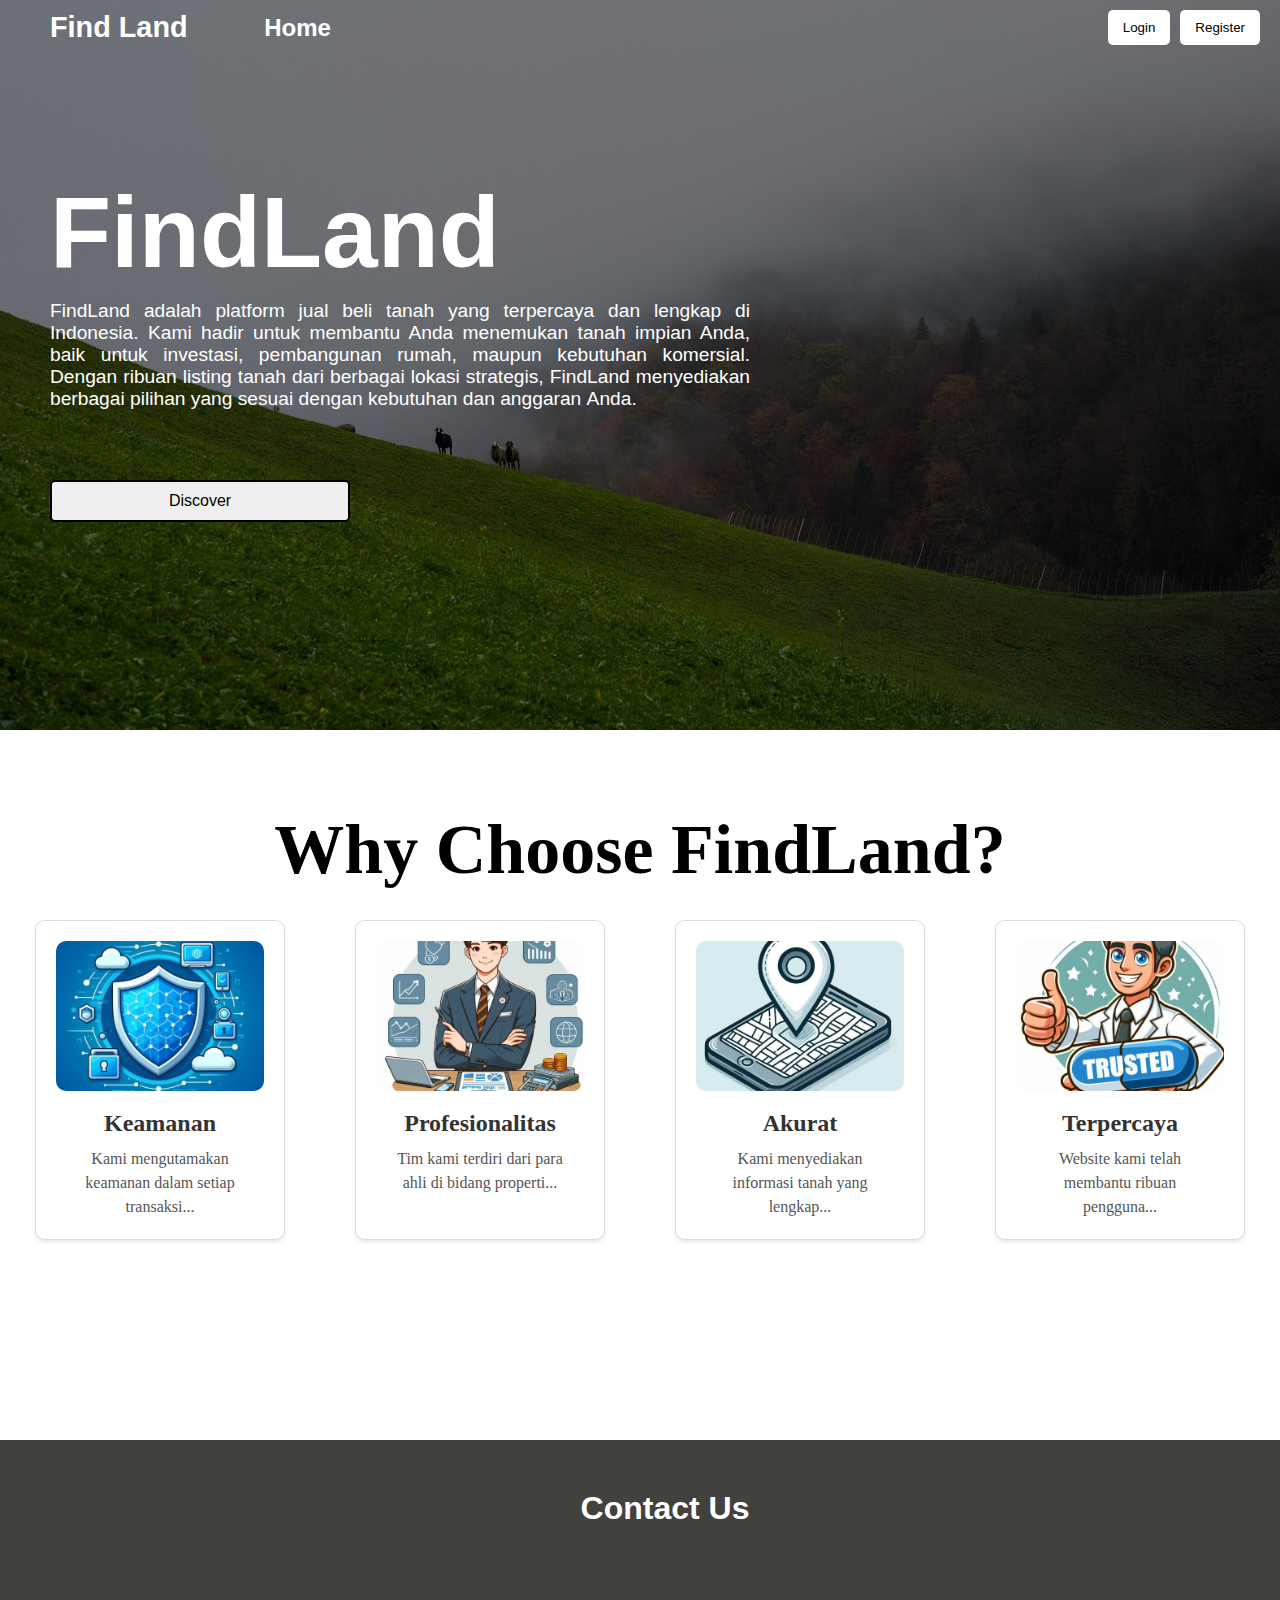
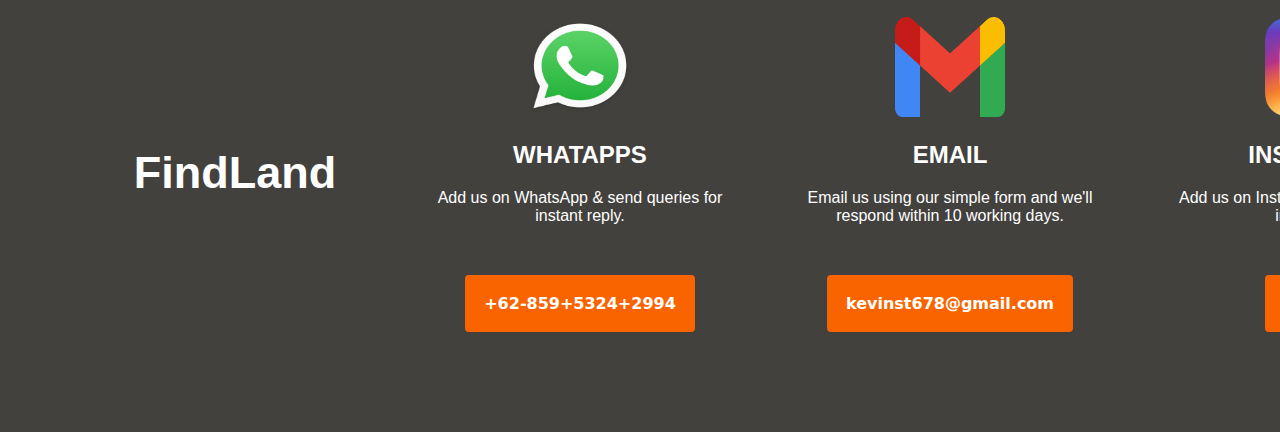
<file: Assesment/Assesment2/index.html>
<!DOCTYPE html>
<html lang="en">

<head>
    <meta charset="UTF-8">
    <meta name="viewport" content="width=device-width, initial-scale=1.0">
    <link rel="stylesheet" href="style.css">
    <title>Cover</title>
</head>

<body>
    <div class="upper">
    <header>
        <div class="logo">
            <h1>Find Land</h1>
            <a href="dashboard.html">Home</a>
        </div>
        <div class="nav">
            <div class="tombolmasuk">
                <a href="login.html"><button>Login</button></a>
                <a href="Register.html"><button>Register</button></a>
            </div>
        </div>
    </header>
    <main>
        <div class="teks1" >
            <h1>FindLand</h1>
            <p> FindLand adalah platform jual beli tanah yang terpercaya dan lengkap di Indonesia. Kami hadir untuk
                membantu Anda menemukan tanah impian Anda, baik untuk investasi, pembangunan rumah, maupun kebutuhan
                komersial. Dengan ribuan listing tanah dari berbagai lokasi strategis, FindLand menyediakan berbagai
                pilihan yang sesuai dengan kebutuhan dan anggaran Anda.</p>
                <div class="dicover">
                    <button href="#">Discover</button>
            </div>
        
        </div>
    </div>
        
        <div class="why">
            <h1>Why Choose FindLand?</h1>
            <div class="features">
                <div class="feature">
                    <img src="images/keamanan.png" alt="Keamanan">
                    <h2>Keamanan</h2>
                    <p>Kami mengutamakan keamanan dalam setiap transaksi...</p>
                </div>
                <div class="feature">
                    <img src="images/profesional.png" alt="Profesional">
                    <h2>Profesionalitas</h2>
                    <p>Tim kami terdiri dari para ahli di bidang properti...</p>
                </div>
                <div class="feature">
                    <img src="images/akurat.png" alt="Akurat">
                    <h2>Akurat</h2>
                    <p>Kami menyediakan informasi tanah yang lengkap...</p>
                </div>
                <div class="feature">
                    <img src="images/terpercaya.png" alt="Terpercaya">
                    <h2>Terpercaya</h2>
                    <p>Website kami telah membantu ribuan pengguna...</p>
                </div>
            </div>
        </div>        
        </div>
    </main>
    <footer>
        <h1 style="color: white;">Contact Us</h1>
        <div class="contacts">
            <div class="contact">
                <h1>FindLand</h1>
            </div>
            <div class="contact">
                <img src="images/whatsapp.webp" alt="whatapps">
                <h2>WHATAPPS</h2>
                <p>Add us on WhatsApp & send queries for instant reply.</p>
                <button>+62-859+5324+2994</button>
            </div>
            <div class="contact">
                <img src="images/email.png" alt="email">
                <h2>EMAIL</h2>
                <p>Email us using our simple form and we'll respond within 10 working days.</p>
                <button>kevinst678@gmail.com</button>

            </div>
            <div class="contact">
                <img src="images/instagram.webp" alt="instagram">
                <h2>INSTAGRAM</h2>
                <p>Add us on Instagram & send queries for instant reply.</p>
                <button>@kvn.st</button>
            </div>
        </div>
    </footer>
</body>

</html>
</file>
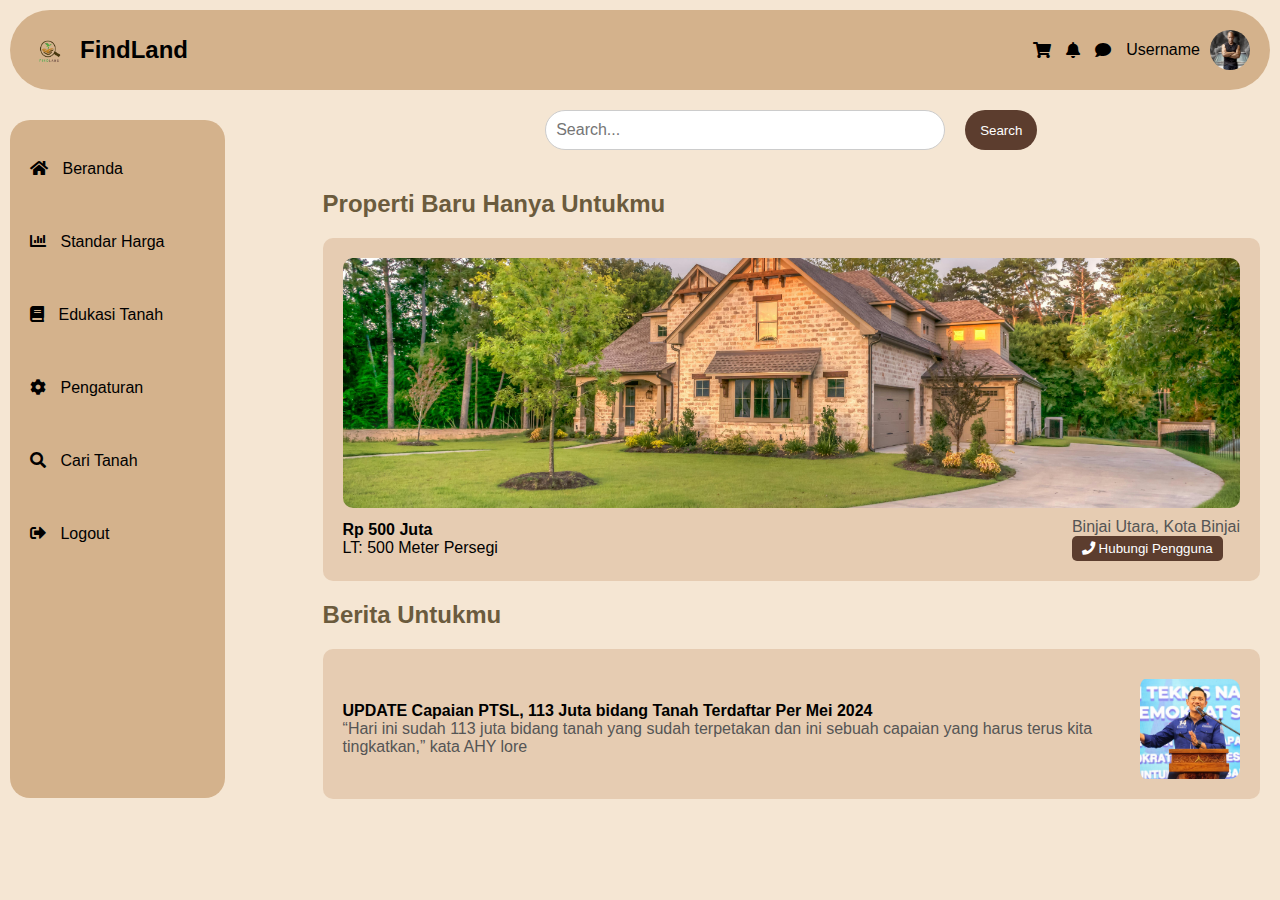
<file: Assesment/Assesment2/dashboard.html>
<html>

<head>
    <title>
        FindLand
    </title>
    <link href="https://cdnjs.cloudflare.com/ajax/libs/font-awesome/5.15.3/css/all.min.css" rel="stylesheet" />
    <link rel="stylesheet" href="style-dashboard.css">
</head>

<body>
    <div class="header">
        <div class="logo">
            <img alt="Logo" height="40" src="images/WhatsApp_Image_2024-11-25_at_14.41.37-removebg-preview.png"
                width="40" />
            <span>
                FindLand
            </span>
        </div>
        <div class="user-info">
            <a href="keranjang.html"><i class="fas fa-shopping-cart">
            </i></a>
            <a href=""><i class="fas fa-bell">
            </i></a>
            <a href="chat.html"><i class="fas fa-comment">
            </i></a>
            <span>
                Username
            </span>
            <img alt="User Image" height="40" src="images/F9-768x639.png" width="40" />
        </div>
    </div>

    <div class="container">
        <div class="sidebar">
            <div class="kontainer" id="isi-sidebar">
                <div class="menu-item">
                    <a href="dashboard.html"><i class="fas fa-home">
                    </i>
                    <span>
                        Beranda
                    </span>
                </a>
                </div>
                <div class="menu-item">
                    <a href="standarharga.html"><i class="fas fa-chart-bar">
                    </i>
                    <span>
                        Standar Harga
                    </span>
                </a>
                </div>
                <div class="menu-item">
                    <a href="edukasiTanah.html"><i class="fas fa-book">
                    </i>
                    <span>
                        Edukasi Tanah
                    </span>
                </a>
                </div>
                <div class="menu-item">
                    <a href="pengaturan.html"><i class="fas fa-cog">
                    </i>
                    <span>
                        Pengaturan
                    </span>
                </a>
                </div>
                <div class="menu-item">
                    <a href="cariTanah.html"><i class="fas fa-search">
                    </i>
                    <span>
                        Cari Tanah
                    </span>
                </a>
                </div>
                <div class="menu-item">
                    <a href="index.html"><i class="fas fa-sign-out-alt">
                    </i>
                    <span>
                        Logout
                    </span></a>
                </div>
            </div>
        </div>

        <div class="konten-kanan">
            <div class="search-bar">
                <input placeholder="Search..." type="text" />
                <button>
                    Search
                </button>
            </div>

            <div class="content">
                <h2>Properti Baru Hanya Untukmu</h2>
                <div class="property-card">
                    <img alt="House Image" src="images/pexels-pixabay-259588.jpg" />
                    <div class="details">
                        <div>
                            <div class="price">
                                Rp 500 Juta
                            </div>
                            <div class="size">
                                LT: 500 Meter Persegi
                            </div>
                        </div>
                        <div>
                            <div class="location">
                                Binjai Utara, Kota Binjai
                            </div>
                            <button class="contact-button">
                                <i class="fas fa-phone">
                                </i>
                                Hubungi Pengguna
                            </button>
                        </div>
                    </div>
                </div>
                <h2>Berita Untukmu</h2>
                <div class="news-card">
                    <div class="details">
                        <div>
                            <div class="title">
                                UPDATE Capaian PTSL, 113 Juta bidang Tanah Terdaftar Per Mei 2024
                            </div>
                            <div class="description">
                                “Hari ini sudah 113 juta bidang tanah yang sudah terpetakan dan ini sebuah capaian yang
                                harus
                                terus kita tingkatkan,” kata AHY lore
                            </div>
                        </div>
                        <img alt="News Image" "
                            src="
                            images/profil-lengkap-agus-harimurti-yudhoyono-ahy-dari-militer-hingga-dunia-politik.webp" />
                    </div>
                </div>
            </div>



        </div>

    </div>

</body>

</html>
</file>
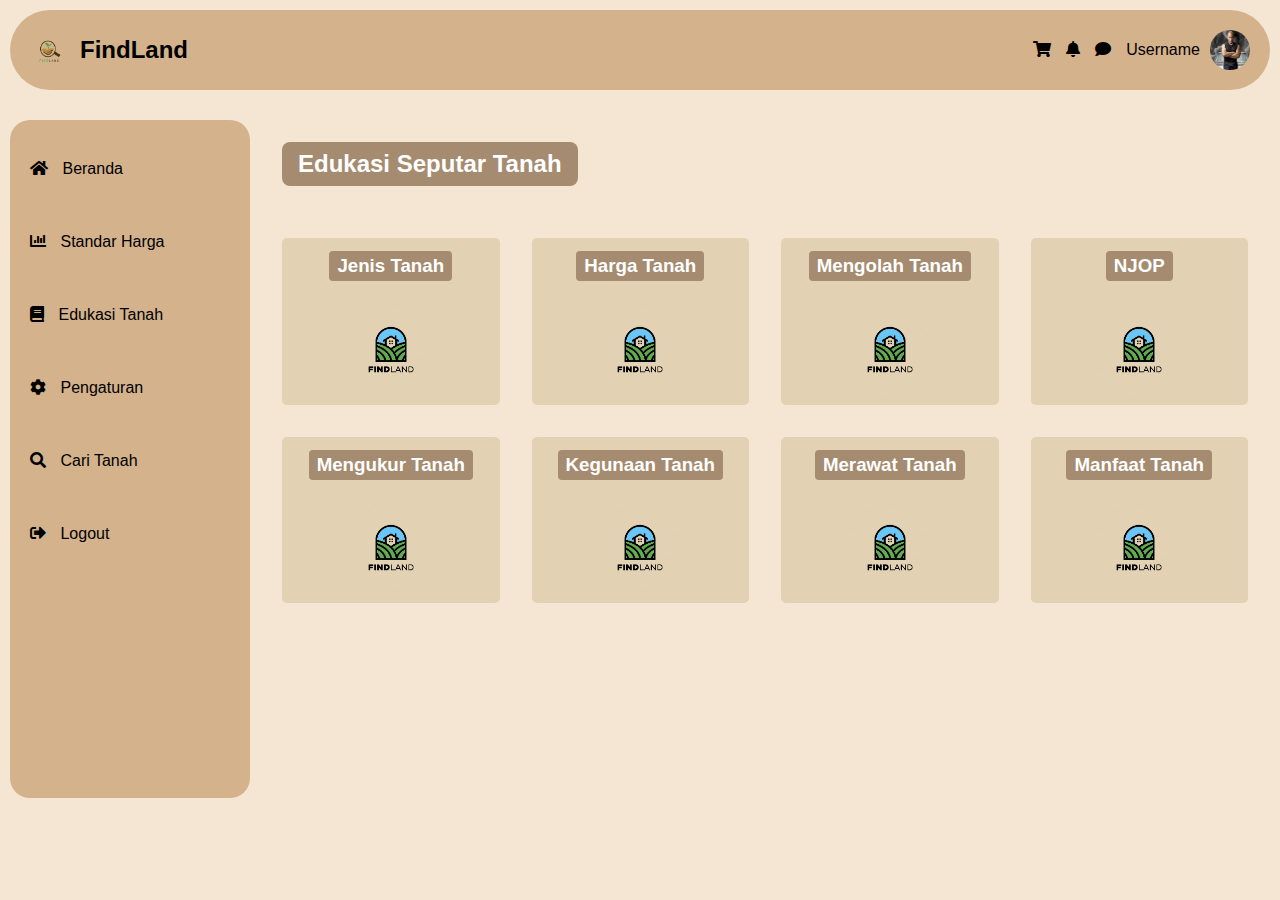
<file: Assesment/Assesment2/edukasiTanah.html>
<!DOCTYPE html>
<html lang="en">
<head>
    <meta charset="utf-8">
    <meta name="viewport" content="width=device-width, initial-scale=1.0">
    <title>FindLand</title>
    <link href="https://cdnjs.cloudflare.com/ajax/libs/font-awesome/5.15.3/css/all.min.css" rel="stylesheet">
    <link href="https://fonts.googleapis.com/css2?family=Roboto:wght@400;700&display=swap" rel="stylesheet">
    <link rel="stylesheet" href="style-edukasiTanah.css">
</head>
<body >
    <div class="header">
        <div class="logo">
            <img alt="Logo" height="40" src="images/WhatsApp_Image_2024-11-25_at_14.41.37-removebg-preview.png"
                width="40" />
            <span>
                FindLand
            </span>
        </div>
        <div class="user-info">
            <a href="keranjang.html"><i class="fas fa-shopping-cart">
            </i></a>
            <a href=""><i class="fas fa-bell">
            </i></a>
            <a href="chat.html"><i class="fas fa-comment">
            </i></a>
            <span>
                Username
            </span>
            <img alt="User Image" height="40" src="images/F9-768x639.png" width="40" />
        </div>
    </div>

    <div class="container">
        <div class="sidebar">
            <div class="kontainer" id="isi-sidebar">
                <div class="menu-item">
                    <a href="dashboard.html"><i class="fas fa-home">
                    </i>
                    <span>
                        Beranda
                    </span>
                </a>
                </div>
                <div class="menu-item">
                    <a href="standarharga.html"><i class="fas fa-chart-bar">
                    </i>
                    <span>
                        Standar Harga
                    </span>
                </a>
                </div>
                <div class="menu-item">
                    <a href="edukasiTanah.html"><i class="fas fa-book">
                    </i>
                    <span>
                        Edukasi Tanah
                    </span>
                </a>
                </div>
                <div class="menu-item">
                    <a href="pengaturan.html"><i class="fas fa-cog">
                    </i>
                    <span>
                        Pengaturan
                    </span>
                </a>
                </div>
                <div class="menu-item">
                    <a href="cariTanah.html"><i class="fas fa-search">
                    </i>
                    <span>
                        Cari Tanah
                    </span>
                </a>
                </div>
                <div class="menu-item">
                    <a href="index.html"><i class="fas fa-sign-out-alt">
                    </i>
                    <span>
                        Logout
                    </span></a>
                </div>
            </div>
        </div>
        <main class="main">
            <h2>Edukasi Seputar Tanah</h2>
            <div class="grid">
                
                <div class="grid-item">
                    <a href="isiEdukasi.html"><h3>Jenis Tanah</h3>
                    <img src="images/trans_bg.png" alt="Jenis Tanah"></a>
                </div>
                
                <div class="grid-item">
                    <a href="isiEdukasi.html"><h3>Harga Tanah</h3>
                    <img src="images/trans_bg.png" alt="Jenis Tanah"></a>
                </div>
                
                <div class="grid-item">
                    <a href="isiEdukasi.html"><h3>Mengolah Tanah</h3>
                    <img src="images/trans_bg.png" alt="Jenis Tanah"></a>
                </div>
                
                <div class="grid-item">
                    <a href="isiEdukasi.html"><h3>NJOP</h3>
                    <img src="images/trans_bg.png" alt="Jenis Tanah"></a>
                </div>
                
                <div class="grid-item">
                    <a href="isiEdukasi.html"><h3>Mengukur Tanah</h3>
                    <img src="images/trans_bg.png" alt="Jenis Tanah"></a>
                </div>
                
                <div class="grid-item">
                    <a href="isiEdukasi.html"><h3>Kegunaan Tanah</h3>
                    <img src="images/trans_bg.png" alt="Jenis Tanah"></a>
                </div>
                
                <div class="grid-item">
                    <a href="isiEdukasi.html"><h3>Merawat Tanah</h3>
                    <img src="images/trans_bg.png" alt="Jenis Tanah"></a>
                </div>
                
                <div class="grid-item">
                    <a href="isiEdukasi.html"><h3>Manfaat Tanah</h3>
                    <img src="images/trans_bg.png" alt="Jenis Tanah"></a>
                </div>
                
            </div>
        </main>
    </div>
</body>
</html>
</file>
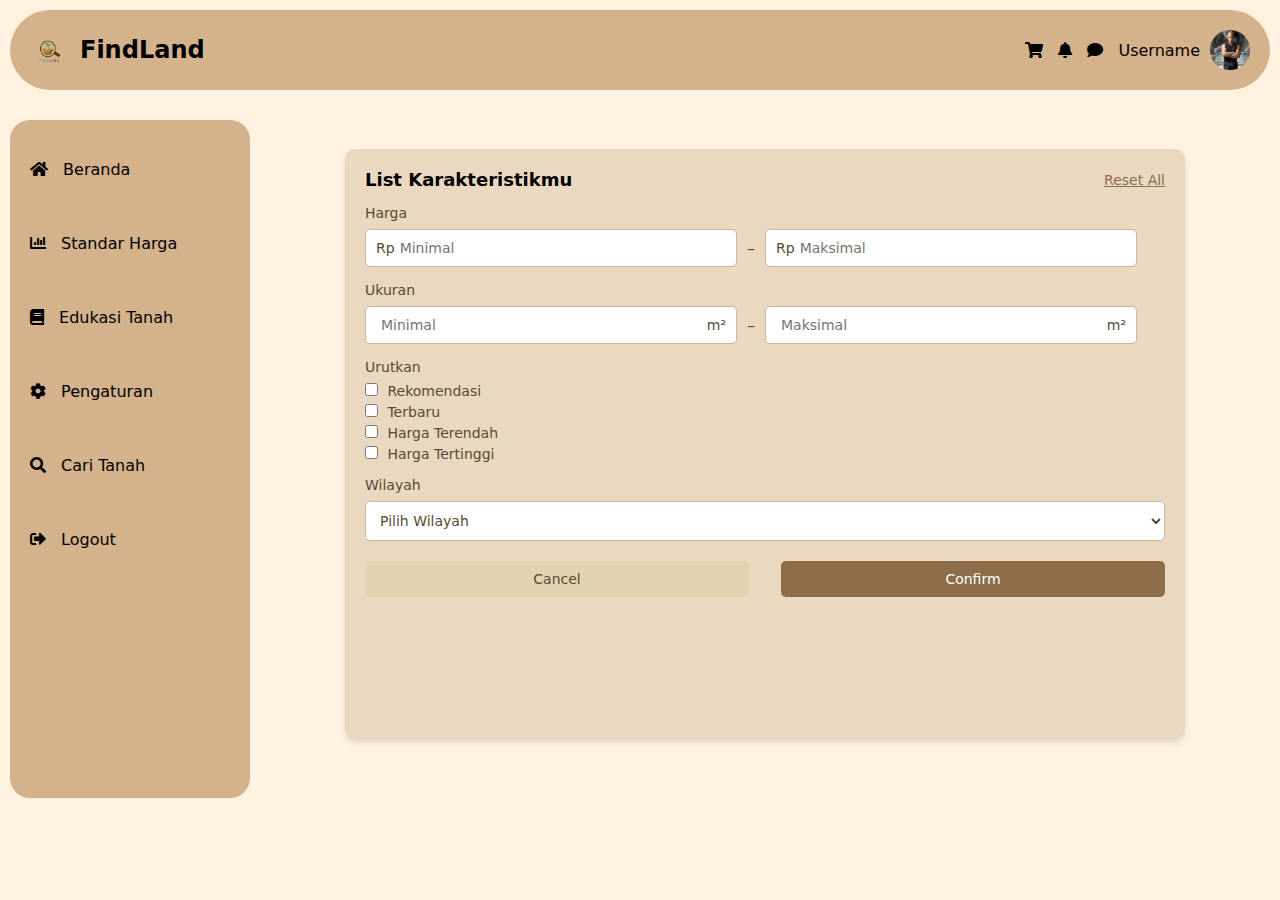
<file: Assesment/Assesment2/filter.html>
<!DOCTYPE html>
<html lang="en">
<head>
    <meta charset="UTF-8">
    <meta name="viewport" content="width=device-width, initial-scale=1.0">
    <link rel="stylesheet" href="https://cdn.jsdelivr.net/npm/bootstrap-icons@1.11.3/font/bootstrap-icons.min.css">
    <link href="https://cdnjs.cloudflare.com/ajax/libs/font-awesome/5.15.3/css/all.min.css" rel="stylesheet" />
    <link rel="stylesheet" href="style-filter.css">
    <title>Filter</title>
</head>
<body>
  <div class="header">
    <div class="logo">
        <img alt="Logo" height="40" src="images/WhatsApp_Image_2024-11-25_at_14.41.37-removebg-preview.png"
            width="40" />
        <span>
            FindLand
        </span>
    </div>
    <div class="user-info">
        <a href="keranjang.html"><i class="fas fa-shopping-cart">
        </i></a>
        <a href=""><i class="fas fa-bell">
        </i></a>
        <a href="chat.html"><i class="fas fa-comment">
        </i></a>
        <span>
            Username
        </span>
        <img alt="User Image" height="40" src="images/F9-768x639.png" width="40" />
    </div>
</div>

<div class="container-1">
    <div class="sidebar">
        <div class="kontainer" id="isi-sidebar">
            <div class="menu-item">
                <a href="dashboard.html"><i class="fas fa-home">
                </i>
                <span>
                    Beranda
                </span>
            </a>
            </div>
            <div class="menu-item">
                <a href="standarharga.html"><i class="fas fa-chart-bar">
                </i>
                <span>
                    Standar Harga
                </span>
            </a>
            </div>
            <div class="menu-item">
                <a href="edukasiTanah.html"><i class="fas fa-book">
                </i>
                <span>
                    Edukasi Tanah
                </span>
            </a>
            </div>
            <div class="menu-item">
                <a href="pengaturan.html"><i class="fas fa-cog">
                </i>
                <span>
                    Pengaturan
                </span>
            </a>
            </div>
            <div class="menu-item">
                <a href="cariTanah.html"><i class="fas fa-search">
                </i>
                <span>
                    Cari Tanah
                </span>
            </a>
            </div>
            <div class="menu-item">
                <a href="index.html"><i class="fas fa-sign-out-alt">
                </i>
                <span>
                    Logout
                </span></a>
            </div>
        </div>
    </div>
        <div class="filter-container">
            <div class="filter-header">
              <h3>List Karakteristikmu</h3>
              <button class="reset-button">Reset All</button>
            </div>
            <div class="filter-section">
              <label for="harga-min">Harga</label>
              <div class="filter-input-group">
                <div class="input-container">
                  <span>Rp</span>
                  <input type="text" id="harga-min" placeholder="Minimal">
                </div>
                <span class="separator">–</span>
                <div class="input-container">
                  <span>Rp</span>
                  <input type="text" id="harga-max" placeholder="Maksimal">
                </div>
              </div>
            </div>
            <div class="filter-section">
              <label for="ukuran-min">Ukuran</label>
              <div class="filter-input-group">
                <div class="input-container">
                  <input type="text" id="ukuran-min" placeholder="Minimal">
                  <span>m²</span>
                </div>
                <span class="separator">–</span>
                <div class="input-container">
                  <input type="text" id="ukuran-max" placeholder="Maksimal">
                  <span>m²</span>
                </div>
              </div>
            </div>
            <div class="filter-section">
              <label>Urutkan</label>
              <div class="checkbox-group">
                <label><input type="checkbox"> Rekomendasi</label>
                <label><input type="checkbox"> Terbaru</label>
                <label><input type="checkbox"> Harga Terendah</label>
                <label><input type="checkbox"> Harga Tertinggi</label>
              </div>
            </div>
            <div class="filter-section">
              <label for="wilayah">Wilayah</label>
              <select id="wilayah">
                <option value="" disabled selected>Pilih Wilayah</option>
                <option value="jakarta">Jakarta</option>
                <option value="bandung">Bandung</option>
                <option value="surabaya">Surabaya</option>
              </select>
            </div>
            <div class="filter-actions">
              <button class="cancel-button">Cancel</button>
              <button class="confirm-button">Confirm</button>
            </div>
          </div>
</body>
</html>
</file>
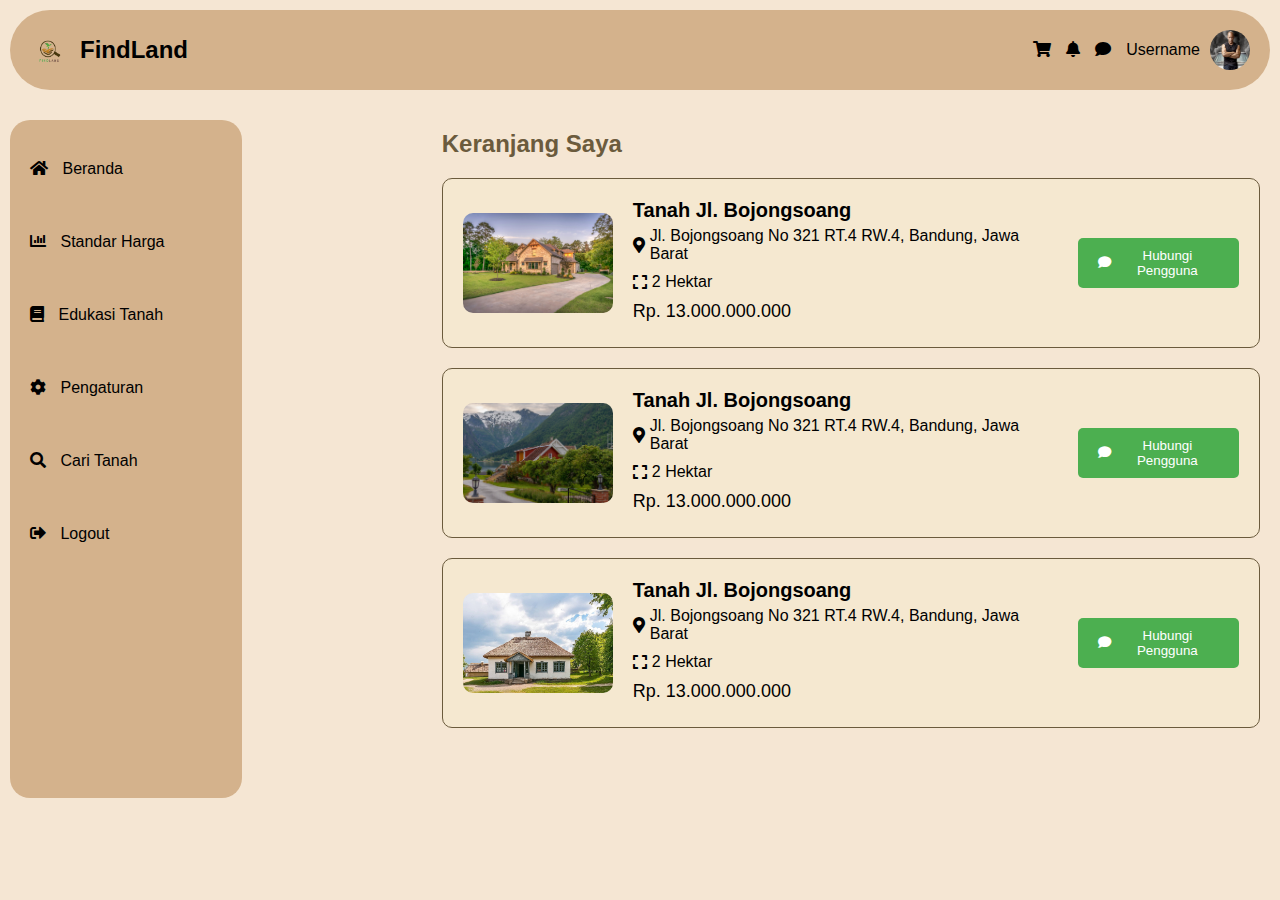
<file: Assesment/Assesment2/keranjang.html>
<!DOCTYPE html>
<html lang="en">

<head>
    <meta charset="UTF-8">
    <meta name="viewport" content="width=device-width, initial-scale=1.0">
    <title>FindLand</title>
    <link rel="stylesheet" href="https://cdnjs.cloudflare.com/ajax/libs/font-awesome/5.15.4/css/all.min.css">
    <link rel="stylesheet" href="style-keranjang.css">
</head>

<body>
    <!-- Header -->
    <div class="header">
        <div class="logo">
            <img alt="Logo" height="40" src="images/WhatsApp_Image_2024-11-25_at_14.41.37-removebg-preview.png"
                width="40" />
            <span>
                FindLand
            </span>
        </div>
        <div class="user-info">
            <a href="keranjang.html"><i class="fas fa-shopping-cart">
            </i></a>
            <a href=""><i class="fas fa-bell">
            </i></a>
            <a href="chat.html"><i class="fas fa-comment">
            </i></a>
            <span>
                Username
            </span>
            <img alt="User Image" height="40" src="images/F9-768x639.png" width="40" />
        </div>
    </div>

    <div class="container">
        <div class="sidebar">
            <div class="kontainer" id="isi-sidebar">
                <div class="menu-item">
                    <a href="dashboard.html"><i class="fas fa-home">
                    </i>
                    <span>
                        Beranda
                    </span>
                </div></a>
                <div class="menu-item">
                    <a href="standarharga.html"><i class="fas fa-chart-bar">
                    </i>
                    <span>
                        Standar Harga
                    </span>
                </div></a>
                <div class="menu-item">
                    <a href="edukasiTanah.html"><i class="fas fa-book">
                    </i>
                    <span>
                        Edukasi Tanah
                    </span>
                </div></a>
                <div class="menu-item">
                    <a href=""><i class="fas fa-cog">
                    </i>
                    <span>
                        Pengaturan
                    </span>
                </div></a>
                <div class="menu-item">
                    <a href="cariTanah.html"><i class="fas fa-search">
                    </i>
                    <span>
                        Cari Tanah
                    </span>
                </div></a>
                <div class="menu-item">
                    <a href="index.html"><i class="fas fa-sign-out-alt">
                    </i>
                    <span>
                        Logout
                    </span>
                </a>
                </div>
            </div>
        </div>

        <!-- Konten -->
        <div class="content">
            <h2>
                Keranjang Saya
            </h2>
            <div class="card">
                <img alt="Land Image" height="100"
                    src="images/pexels-pixabay-259588.jpg"
                    width="150" />
                <div class="details">
                    <h3>
                        Tanah Jl. Bojongsoang
                    </h3>
                    <div class="location">
                        <i class="fas fa-map-marker-alt">
                        </i>
                        <p>
                            Jl. Bojongsoang No 321 RT.4 RW.4, Bandung, Jawa Barat
                        </p>
                    </div>
                    <div class="size">
                        <i class="fas fa-expand">
                        </i>
                        <p>
                            2 Hektar
                        </p>
                    </div>
                    <p class="price">
                        Rp. 13.000.000.000
                    </p>
                </div>
                <div class="contact">
                    <button>
                        <i class="fas fa-comment"></i>Hubungi Pengguna
                    </button>
                </div>
            </div>

            <div class="card">
                <img alt="Land Image" height="100"
                    src="images/house-4200914_1280.jpg"
                    width="150" />
                <div class="details">
                    <h3>
                        Tanah Jl. Bojongsoang
                    </h3>
                    <div class="location">
                        <i class="fas fa-map-marker-alt">
                        </i>
                        <p>
                            Jl. Bojongsoang No 321 RT.4 RW.4, Bandung, Jawa Barat
                        </p>
                    </div>
                    <div class="size">
                        <i class="fas fa-expand">
                        </i>
                        <p>
                            2 Hektar
                        </p>
                    </div>
                    <p class="price">
                        Rp. 13.000.000.000
                    </p>
                </div>
                <div class="contact">
                    <button>
                        <i class="fas fa-comment"></i>Hubungi Pengguna
                    </button>
                </div>
            </div>

            <div class="card">
                <img alt="Land Image" height="100"
                    src="images/pngtree-a-typical-ukrainian-antique-house-authentic-cottage-home-photo-image_31576522.jpg"
                    width="150" />
                <div class="details">
                    <h3>
                        Tanah Jl. Bojongsoang
                    </h3>
                    <div class="location">
                        <i class="fas fa-map-marker-alt">
                        </i>
                        <p>
                            Jl. Bojongsoang No 321 RT.4 RW.4, Bandung, Jawa Barat
                        </p>
                    </div>
                    <div class="size">
                        <i class="fas fa-expand">
                        </i>
                        <p>
                            2 Hektar
                        </p>
                    </div>
                    <p class="price">
                        Rp. 13.000.000.000
                    </p>
                </div>
                <div class="contact">
                    <button>
                        <i class="fas fa-comment"></i>Hubungi Pengguna
                    </button>
                </div>
            </div>
        </div>
</body>

</html>
</file>
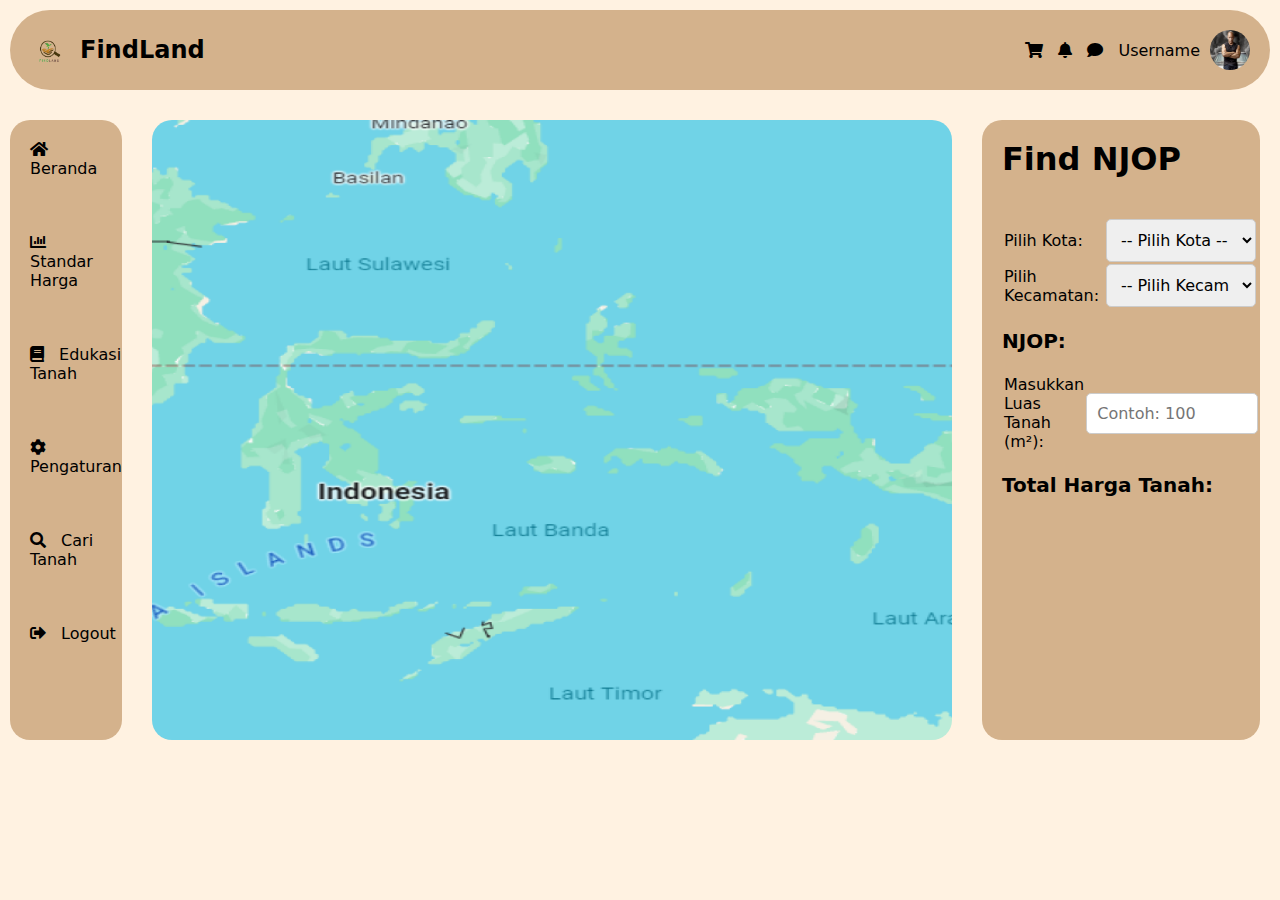
<file: Assesment/Assesment2/standarharga.html>
<!DOCTYPE html>
<html lang="en">
<head>
    <meta charset="UTF-8">
    <meta name="viewport" content="width=device-width, initial-scale=1.0">
    <link rel="stylesheet" href="https://cdn.jsdelivr.net/npm/bootstrap-icons@1.11.3/font/bootstrap-icons.min.css">
    <link href="https://cdnjs.cloudflare.com/ajax/libs/font-awesome/5.15.3/css/all.min.css" rel="stylesheet" />
    <link rel="stylesheet" href="style-standar.css">
    <title>Standar Harga Tanah</title>
</head>
<body>
    <div class="header">
        <div class="logo">
            <img alt="Logo" height="40" src="images/WhatsApp_Image_2024-11-25_at_14.41.37-removebg-preview.png"
                width="40" />
            <span>
                FindLand
            </span>
        </div>
        <div class="user-info">
            <a href="keranjang.html"><i class="fas fa-shopping-cart">
            </i></a>
            <a href=""><i class="fas fa-bell">
            </i></a>
            <a href="chat.html"><i class="fas fa-comment">
            </i></a>
            <span>
                Username
            </span>
            <img alt="User Image" height="40" src="images/F9-768x639.png" width="40" />
        </div>
    </div>

    <div class="container-1">
        <div class="sidebar">
            <div class="kontainer" id="isi-sidebar">
                <div class="menu-item">
                    <a href="dashboard.html"><i class="fas fa-home">
                    </i>
                    <span>
                        Beranda
                    </span>
                </a>
                </div>
                <div class="menu-item">
                    <a href="standarharga.html"><i class="fas fa-chart-bar">
                    </i>
                    <span>
                        Standar Harga
                    </span>
                </a>
                </div>
                <div class="menu-item">
                    <a href="edukasiTanah.html"><i class="fas fa-book">
                    </i>
                    <span>
                        Edukasi Tanah
                    </span>
                </a>
                </div>
                <div class="menu-item">
                    <a href="pengaturan.html"><i class="fas fa-cog">
                    </i>
                    <span>
                        Pengaturan
                    </span>
                </a>
                </div>
                <div class="menu-item">
                    <a href="cariTanah.html"><i class="fas fa-search">
                    </i>
                    <span>
                        Cari Tanah
                    </span>
                </a>
                </div>
                <div class="menu-item">
                    <a href="index.html"><i class="fas fa-sign-out-alt">
                    </i>
                    <span>
                        Logout
                    </span></a>
                </div>
            </div>
        </div>

        <div class="main-map">
            <img src="images/Group 16.png" alt="">
        </div>
        <div class="main-input">
            <h1>Find NJOP</h1>
             <table>
            <tr>
                <td><label for="city">Pilih Kota:</label></td>
                <td><select id="city" onchange="populateDistricts()">
                <option value="">-- Pilih Kota --</option>
                <option value="jakarta">Jakarta</option>
                <option value="bandung">Bandung</option>
                <option value="surabaya">Surabaya</option>
            </select></td><br>
            </tr>
            <tr>
             <td><label for="district">Pilih Kecamatan:</label></td>
             <td><select id="district" onchange="showNJOP()">
                <option value="">-- Pilih Kecamatan --</option>
            </select></td>
            </tr>
            </table>
            <h2 id="result">NJOP: </h2>
            <table>
            <tr>
            <td><label for="landSize">Masukkan Luas Tanah (m²):</label> </td>
            <td><input type="number" id="landSize" placeholder="Contoh: 100" oninput="calculateTotal()" /></td>
            </tr>
            </table>
            <h2 id="totalPrice">Total Harga Tanah: </h2>
            
            <script src="dropdown.js"></script>
            
        </div>
    </main>
</body>
</html>
</file>
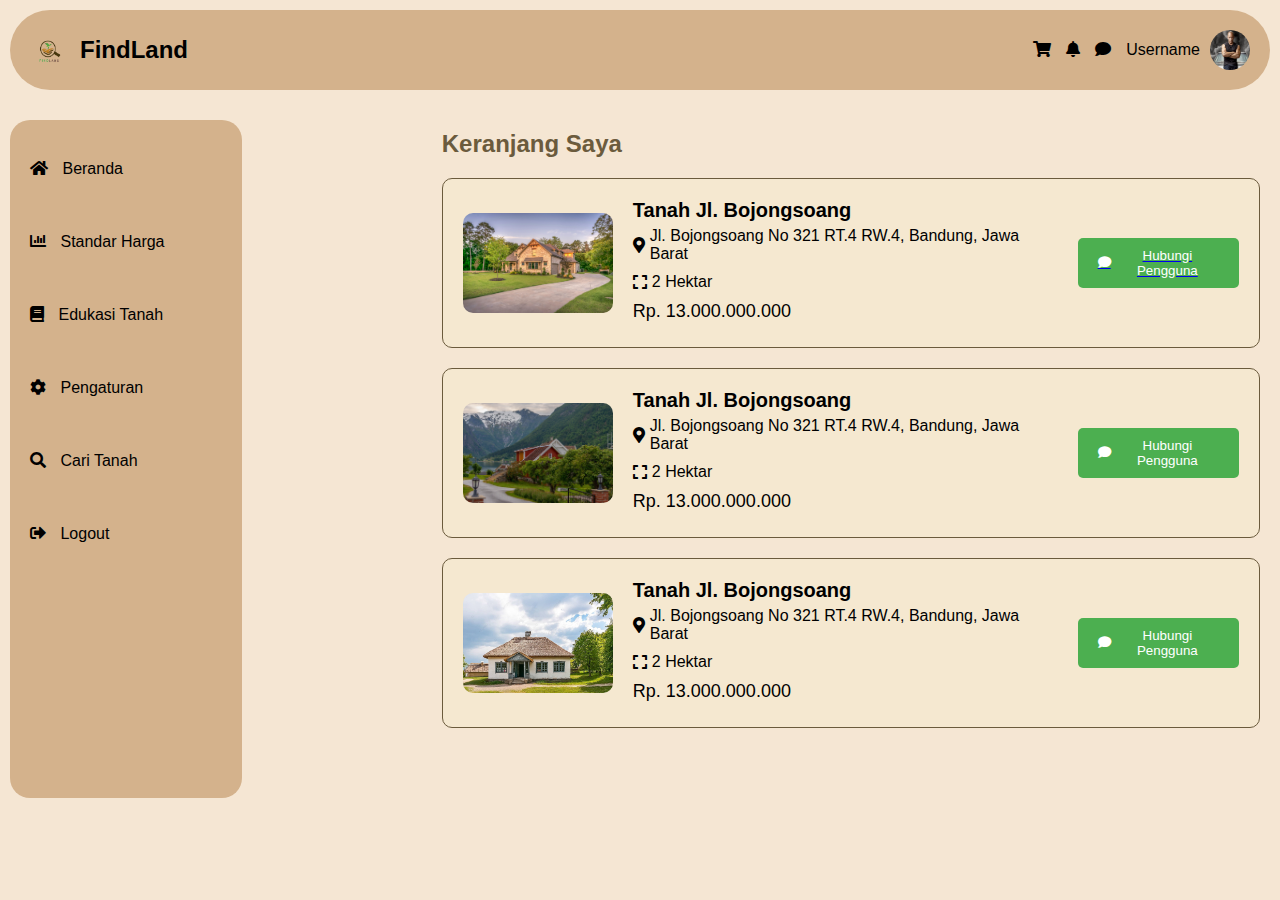
<file: Assesment2/Assesment2/keranjang.html>
<!DOCTYPE html>
<html lang="en">

<head>
    <meta charset="UTF-8">
    <meta name="viewport" content="width=device-width, initial-scale=1.0">
    <title>FindLand</title>
    <link rel="stylesheet" href="https://cdnjs.cloudflare.com/ajax/libs/font-awesome/5.15.4/css/all.min.css">
    <link rel="stylesheet" href="style-keranjang.css">
</head>

<body>
    <!-- Header -->
    <div class="header">
        <div class="logo">
            <img alt="Logo" height="40" src="images/WhatsApp_Image_2024-11-25_at_14.41.37-removebg-preview.png"
                width="40" />
            <span>
                FindLand
            </span>
        </div>
        <div class="user-info">
            <a href="keranjang.html"><i class="fas fa-shopping-cart">
            </i></a>
            <a href=""><i class="fas fa-bell">
            </i></a>
            <a href="chat.html"><i class="fas fa-comment">
            </i></a>
            <span>
                Username
            </span>
            <img alt="User Image" height="40" src="images/F9-768x639.png" width="40" />
        </div>
    </div>

    <div class="container">
        <div class="sidebar">
            <div class="kontainer" id="isi-sidebar">
                <div class="menu-item">
                    <a href="dashboard.html"><i class="fas fa-home">
                    </i>
                    <span>
                        Beranda
                    </span>
                </div></a>
                <div class="menu-item">
                    <a href="standarharga.html"><i class="fas fa-chart-bar">
                    </i>
                    <span>
                        Standar Harga
                    </span>
                </div></a>
                <div class="menu-item">
                    <a href="edukasiTanah.html"><i class="fas fa-book">
                    </i>
                    <span>
                        Edukasi Tanah
                    </span>
                </div></a>
                <div class="menu-item">
                    <a href=""><i class="fas fa-cog">
                    </i>
                    <span>
                        Pengaturan
                    </span>
                </div></a>
                <div class="menu-item">
                    <a href="cariTanah.html"><i class="fas fa-search">
                    </i>
                    <span>
                        Cari Tanah
                    </span>
                </div></a>
                <div class="menu-item">
                    <a href="index.html"><i class="fas fa-sign-out-alt">
                    </i>
                    <span>
                        Logout
                    </span>
                </a>
                </div>
            </div>
        </div>

        <!-- Konten -->
        <div class="content">
            <h2>
                Keranjang Saya
            </h2>
            <div class="card">
                <img alt="Land Image" height="100"
                    src="images/pexels-pixabay-259588.jpg"
                    width="150" />
                <div class="details">
                    <h3>
                        Tanah Jl. Bojongsoang
                    </h3>
                    <div class="location">
                        <i class="fas fa-map-marker-alt">
                        </i>
                        <p>
                            Jl. Bojongsoang No 321 RT.4 RW.4, Bandung, Jawa Barat
                        </p>
                    </div>
                    <div class="size">
                        <i class="fas fa-expand">
                        </i>
                        <p>
                            2 Hektar
                        </p>
                    </div>
                    <p class="price">
                        Rp. 13.000.000.000
                    </p>
                </div>
                <div class="contact">
                    <a href="chat.html"><button>
                        <i class="fas fa-comment"></i>Hubungi Pengguna
                    </button></a>
                </div>
            </div>

            <div class="card">
                <img alt="Land Image" height="100"
                    src="images/house-4200914_1280.jpg"
                    width="150" />
                <div class="details">
                    <h3>
                        Tanah Jl. Bojongsoang
                    </h3>
                    <div class="location">
                        <i class="fas fa-map-marker-alt">
                        </i>
                        <p>
                            Jl. Bojongsoang No 321 RT.4 RW.4, Bandung, Jawa Barat
                        </p>
                    </div>
                    <div class="size">
                        <i class="fas fa-expand">
                        </i>
                        <p>
                            2 Hektar
                        </p>
                    </div>
                    <p class="price">
                        Rp. 13.000.000.000
                    </p>
                </div>
                <div class="contact">
                    <button>
                        <i class="fas fa-comment"></i>Hubungi Pengguna
                    </button>
                </div>
            </div>

            <div class="card">
                <img alt="Land Image" height="100"
                    src="images/pngtree-a-typical-ukrainian-antique-house-authentic-cottage-home-photo-image_31576522.jpg"
                    width="150" />
                <div class="details">
                    <h3>
                        Tanah Jl. Bojongsoang
                    </h3>
                    <div class="location">
                        <i class="fas fa-map-marker-alt">
                        </i>
                        <p>
                            Jl. Bojongsoang No 321 RT.4 RW.4, Bandung, Jawa Barat
                        </p>
                    </div>
                    <div class="size">
                        <i class="fas fa-expand">
                        </i>
                        <p>
                            2 Hektar
                        </p>
                    </div>
                    <p class="price">
                        Rp. 13.000.000.000
                    </p>
                </div>
                <div class="contact">
                    <button>
                        <i class="fas fa-comment"></i>Hubungi Pengguna
                    </button>
                </div>
            </div>
        </div>
</body>

</html>
</file>
<file: Assesment/Assesment2/style-dashboard.css>
body {
        font-family: Arial, sans-serif;
        background-color: #f5e6d3;
        margin: 0;
        padding: 0;
    }



    .header {
        background-color: #d4b28c;
        padding: 20px 20px;
        display: flex;
        align-items: center;
        justify-content: space-between;
        border-radius: 40px;
        margin-top: 10px;
        margin-left: 10px;
        margin-right: 10px;
    }

    .header .logo {
        display: flex;
        align-items: center;
    }

    .header .logo img {
        height: 40px;
        margin-right: 10px;
    }

    .header .logo span {
        font-size: 24px;
        font-weight: bold;
    }

    .header .user-info {
        display: flex;
        align-items: center;
    }
    .header .user-info i {
        margin-right: 15px;
    }

    .header .user-info img {
        height: 40px;
        width: 40px;
        border-radius: 50%;
        margin-left: 10px;
    }

    .container {
        display: flex;
        /* justify-content: center; */
    }

    .kontainer{
        height: 80%;

    }



.sidebar {
    width: 200px;
    background-color: #d4b28c;
    padding: 20px;
    /* position: fixed; */
    height: 638px;
    margin-top: 30px;
    margin-left: 10px;
    border-radius:20px;
    z-index: 1000;
    position: sticky;
}
.user-info a{
    text-decoration: none;
    color: black;
}

.user-info a:hover{
    color: white;
}
.menu-item a{
    text-decoration: none;
    color: black;
}
.menu-item a:hover{ 
    border-radius: 20px;
    font-weight:600;
    color: #ffffff;
    font-size: 15px;
    text-decoration: none;
}
.sidebar .menu-item {
    display: flex;
    align-items: center;
    padding: 20px 0;
    margin-bottom: 15px;
    cursor: pointer;
}

.sidebar .menu-item i {
    margin-right: 10px;
}


.search-bar {
    display: flex; /* Atur elemen di dalamnya sejajar secara horizontal */
    align-items: center; /* Selaraskan elemen secara vertikal */
    gap: 10px; /* Beri jarak antar elemen */
}

.search-bar input {
    width: 400px; /* Lebarkan input */
    height: 40px;
    padding: 10px; /* Tambahkan padding untuk kenyamanan */
    border: 1px solid #ccc; /* Tambahkan border sederhana */
    border-radius: 5px; /* Membuat sudut membulat */
    font-size: 16px; /* Atur ukuran font */
}

.search-bar button {
    padding: 10px 20px; /* Tambahkan padding untuk tombol */
    background-color: #8B6F56; /* Warna latar tombol */
    color: white; /* Warna teks tombol */
    border: none; /* Hilangkan border tombol */
    border-radius: 5px; /* Buat sudut tombol membulat */
    cursor: pointer; /* Tampilkan kursor pointer */
    height: 40px;
}

.search-bar button:hover {
    background-color: #735741; /* Warna tombol saat hover */
}

/* .konten-kanan{
    justify-content: center;
} */

h2{
    color: #6b5b3d;
}

.konten-kanan{
    padding-left: 78px;
    width: 1120px;
    
}

.content {
    /* margin-left: 240px; */
    padding: 20px;
    justify-content: center;
}

.property-card,
.news-card {
    max-width: 100%;
    background-color: #e6ccb2;
    padding: 20px;
    border-radius: 10px;
    margin-bottom: 20px;
}

.property-card img {
    width: 100%;
    height: 250px;
    object-fit: cover;
    border-radius: 10px;
}
.news-card img {
    width: 100px;
    height: 100px;
    object-fit: cover;
    border-radius: 10px;
    padding-left: 5px;
}


.property-card .details,
.news-card .details {
    /* flex-wrap: wrap; */
    display: flex;
    justify-content: space-between;
    align-items: center;
    margin-top: 10px;
}

.property-card .details .price,
.news-card .details .title {
    font-weight: bold;
}

.property-card .details .location,
.news-card .details .description {
    color: #555;
}

.property-card .details .contact-button,
.news-card .details .contact-button {
    background-color: #5c3d2e;
    color: white;
    border: none;
    padding: 5px 10px;
    border-radius: 5px;
    cursor: pointer;
}

.search-bar {
    display: flex;
    align-items: center;
    justify-content: center;
    margin-top: 20px;
}

.search-bar input {
    padding: 5px 10px;
    border-radius: 20px;
    border: 1px solid #ccc;
    outline: none;
}

.search-bar button {
    background-color: #5c3d2e;
    color: white;
    border: none;
    padding: 5px 15px;
    border-radius: 20px;
    margin-left: 10px;
    cursor: pointer;
}
</file>
<file: Assesment/Assesment2/style-edukasiTanah.css>
body {
    font-family: Arial, sans-serif;
    background-color: #f5e6d3;
    margin: 0;
    padding: 0;
}



.header {
    background-color: #d4b28c;
    padding: 20px 20px;
    display: flex;
    align-items: center;
    justify-content: space-between;
    border-radius: 40px;
    margin-top: 10px;
    margin-left: 10px;
    margin-right: 10px;
}

.header .logo {
    display: flex;
    align-items: center;
}

.header .logo img {
    height: 40px;
    margin-right: 10px;
}

.header .logo span {
    font-size: 24px;
    font-weight: bold;
}

.header .user-info {
    display: flex;
    align-items: center;
}
.header .user-info i {
    margin-right: 15px;
}

.header .user-info img {
    height: 40px;
    width: 40px;
    border-radius: 50%;
    margin-left: 10px;
}

.container {
    display: flex;
    /* justify-content: center; */
}

.kontainer{
    height: 80%;

}



.sidebar {
    width: 200px;
    background-color: #d4b28c;
    padding: 20px;
    /* position: fixed; */
    height: 638px;
    margin-top: 30px;
    margin-left: 10px;
    border-radius:20px;
    z-index: 1000;
    position: sticky;
}
.user-info a{
    text-decoration: none;
    color: black;
}

.user-info a:hover{
    color: white;
}
.menu-item a{
    text-decoration: none;
    color: black;
}
.menu-item a:hover{ 
    border-radius: 20px;
    font-weight:600;
    color: #ffffff;
    font-size: 15px;
    text-decoration: none;
}
.sidebar .menu-item {
    display: flex;
    align-items: center;
    padding: 20px 0;
    margin-bottom: 15px;
    cursor: pointer;
}

.sidebar .menu-item i {
    margin-right: 10px;
}

.main {
    flex: 1;
    padding: 32px;
}

.main h2 {
    background-color: #a58b6f;
    color: white;
    padding: 8px 16px;
    border-radius: 8px;
    display: inline-block;
}

.grid {
    display: grid;
    grid-template-columns: repeat(4, 1fr);
    gap: 32px;
    margin-top: 32px;
}

.grid-item {
    text-align: center;
    background-color: #e3d1b3;
    border-radius: 5px;
    padding: 5px;
    transition: transform 0.3s ease, box-shadow 0.3s ease, background-color 0.3s ease;
}

.grid-item:hover {
    transform: translateY(-10px); 
    box-shadow: 0px 4px 8px rgba(0, 0, 0, 0.2); 
    background-color: #d9bfa7; 
}

.grid-item img {
    width: 100px;
    height: 100px;
    margin: 0 auto;
    display: block;
    transition: transform 0.3s ease; 
}

.grid-item:hover img {
    transform: scale(1.1); 
}

.grid-item h3 {
    margin-top: 8px;
    background-color: #a58b6f;
    color: white;
    padding: 4px 8px;
    border-radius: 4px;
    display: inline-block;
    transition: background-color 0.3s ease; 
}

.grid-item:hover h3 {
    background-color: #85694d; 
}
</file>
<file: Assesment/Assesment2/style-filter.css>
*{
  margin: 0;
  padding: 0;
  font-family: system-ui, -apple-system, BlinkMacSystemFont, 'Segoe UI', Roboto, Oxygen, Ubuntu, Cantarell, 'Open Sans', 'Helvetica Neue', sans-serif
}

.header {
  background-color: #d4b28c;
  padding: 20px 20px;
  display: flex;
  align-items: center;
  justify-content: space-between;
  border-radius: 40px;
  margin-top: 10px;
  margin-left: 10px;
  margin-right: 10px;
}

.header .logo {
  display: flex;
  align-items: center;
}

.header .logo img {
  height: 40px;
  margin-right: 10px;
}

.header .logo span {
  font-size: 24px;
  font-weight: bold;
}

.header .user-info {
  display: flex;
  align-items: center;
}
.header .user-info i {
  margin-right: 15px;
}

.header .user-info img {
  height: 40px;
  width: 40px;
  border-radius: 50%;
  margin-left: 10px;
}
body{
  background-color: #FFF2E1;
}
main{
  display: flex;
}
.container-1{
  display: flex;
}
.sidebar {
  width: 200px;
  background-color: #d4b28c;
  padding: 20px;
  /* position: fixed; */
  height: 638px;
  margin-top: 30px;
  margin-left: 10px;
  border-radius:20px;
  z-index: 1000;
  position: sticky;
}
.user-info a{
  text-decoration: none;
  color: black;
}

.user-info a:hover{
  color: white;
}
.menu-item a{
  text-decoration: none;
  color: black;
}
.menu-item a:hover{ 
  border-radius: 20px;
  font-weight:600;
  color: #ffffff;
  font-size: 15px;
  text-decoration: none;
}
.sidebar .menu-item {
  display: flex;
  align-items: center;
  padding: 20px 0;
  margin-bottom: 15px;
  cursor: pointer;
}

.sidebar .menu-item i {
  margin-right: 10px;
}
.filter-container {
    background-color: #EAD8C0;
    padding: 20px;
    border-radius: 10px;
    width: 800px;
    height: 550px;
    margin: auto;
    box-shadow: 0 4px 6px rgba(0, 0, 0, 0.1);
  }
  
  .filter-header {
    display: flex;
    justify-content: space-between;
    align-items: center;
  }
  
  .filter-header h3 {
    margin: 0;
    font-size: 18px;
  }
  
  .reset-button {
    background-color: transparent;
    border: none;
    color: #8c6d48;
    font-size: 14px;
    cursor: pointer;
    text-decoration: underline;
  }
  
  .filter-section {
    margin: 15px 0;
  }
  
  .filter-section label {
    display: block;
    margin-bottom: 8px;
    font-size: 14px;
    color: #5a4a32;
  }
  
  .filter-input-group {
    display: flex;
    align-items: center;
  }
  
  .input-container {
    width: 350px;
    display: flex;
    align-items: center;
    background-color: #fff;
    border: 1px solid #c7b79d;
    border-radius: 5px;
    padding: 5px 10px;
  }
  
  .input-container span {
    font-size: 14px;
    color: #5a4a32;
  }
  
  .input-container input {
    border: none;
    outline: none;
    font-size: 14px;
    color: #5a4a32;
    padding: 5px;
    width: 600px;
  }
  
  .separator {
    margin: 0 10px;
    font-size: 16px;
    color: #5a4a32;
  }
  
  .checkbox-group label {
    display: block;
    font-size: 14px;
    color: #5a4a32;
    margin-bottom: 5px;
  }
  
  .checkbox-group input {
    margin-right: 5px;
  }
  
  select {
    width: 100%;
    padding: 10px;
    border: 1px solid #c7b79d;
    border-radius: 5px;
    background-color: #fff;
    color: #5a4a32;
    font-size: 14px;
  }
  
  .filter-actions {
    display: flex;
    justify-content: space-between;
    margin-top: 20px;
  }
  
  .cancel-button, .confirm-button {
    width: 48%;
    padding: 10px;
    font-size: 14px;
    border: none;
    border-radius: 5px;
    cursor: pointer;
  }
  
  .cancel-button {
    background-color: #e3d3b2;
    color: #5a4a32;
  }
  
  .confirm-button {
    background-color: #8c6d48;
    color: #fff;
  }
</file>
<file: Assesment/Assesment2/style-standar.css>
*{
    margin: 0;
    padding: 0;
    font-family: system-ui, -apple-system, BlinkMacSystemFont, 'Segoe UI', Roboto, Oxygen, Ubuntu, Cantarell, 'Open Sans', 'Helvetica Neue', sans-serif
}

.header {
    background-color: #d4b28c;
    padding: 20px 20px;
    display: flex;
    align-items: center;
    justify-content: space-between;
    border-radius: 40px;
    margin-top: 10px;
    margin-left: 10px;
    margin-right: 10px;
}

.header .logo {
    display: flex;
    align-items: center;
}

.header .logo img {
    height: 40px;
    margin-right: 10px;
}

.header .logo span {
    font-size: 24px;
    font-weight: bold;
}

.header .user-info {
    display: flex;
    align-items: center;
}
.header .user-info i {
    margin-right: 15px;
}

.header .user-info img {
    height: 40px;
    width: 40px;
    border-radius: 50%;
    margin-left: 10px;
}
body{
    background-color: #FFF2E1;
}
main{
    display: flex;
}
.container-1{
    display: flex;
}
.sidebar {
    width: 200px;
    background-color: #d4b28c;
    /* position: fixed; */
    height: 620px;
    margin-top: 30px;
    margin-left: 10px;
    border-radius:20px;
    z-index: 1000;
    position: sticky;
}
.user-info a{
    text-decoration: none;
    color: black;
}

.user-info a:hover{
    color: white;
}
.menu-item a{
    margin: 0 0 0 20px;
    text-decoration: none;
    color: black;
}
.menu-item a:hover{ 
    border-radius: 20px;
    font-weight:600;
    color: #ffffff;
    font-size: 15px;
    text-decoration: none;
}
.sidebar .menu-item {
    display: flex;
    align-items: center;
    padding: 20px 0;
    margin-bottom: 15px;
    cursor: pointer;
}

.sidebar .menu-item i {
    margin-right: 10px;
}

.main-map{
    margin: 30px 0 0 30px;
    width: 800px;
    height: 620px;
}
.main-map img{
    width: 800px;
    height: 620px;
    border-radius: 20px;
}

.main-input{

    background-color: #d4b28c;
    margin: 30px 20px 0 30px;
    border-radius: 20px;
    width: auto;
}
.main-input h1{
    padding: 20px 0 20px 20px;
}
.main-input h2{
    font-size: 20px;
    padding: 20px 0 20px 20px;
}

.main-input table td{
    width: 200px;
}
.main-input table{
    padding-left: 20px;
}
.main-input select{
    width: 150px;
    padding: 10px;
    font-size: 16px;
    border: 1px solid #ccc;
    border-radius: 5px;
}
.main-input input {
    width: 150px;
    padding: 10px;
    font-size: 16px;
    border: 1px solid #ccc;
    border-radius: 5px;
}
</file>
<file: Assesment/Assesment2/style.css>
/* Reset margin dan padding untuk body dan html */
* {
    margin: 0;
    padding: 0;
    box-sizing: border-box;
}
.upper {
    width: 100%;
    height: 730px;
    background-image: linear-gradient(rgba(0, 0, 0, 0.5), rgba(0, 0, 0, 0.5)), url(images/berchtesgadener-land-4592243_1280.jpg);
    background-repeat: no-repeat;
    background-size: 100% 100%;
}

/* Styling untuk header */
header {
    font-family: Verdana, Geneva, Tahoma, sans-serif;
    display: flex;
    justify-content: space-between; /* Menyusun logo dan tombol login/registrasi */
    align-items: center;
    padding: 10px 20px;
    color: white;
    width: 100%;
}

.nav{
    display: flex;
    text-decoration: none;
    font-family: Verdana, Geneva, Tahoma, sans-serif;
}
.logo{
    display: flex;
}
.logo a{
    width: 140px;
    text-align: center;
    text-decoration: none;
    align-content: center;
    margin-left: 40px;
    font-size: 24px;
    font-family: Verdana, Geneva, Tahoma, sans-serif;
    font-weight: bold;
    color: white;
}
.logo a:hover{
    border-radius: 20px;
    background-color: #fff;
    text-decoration: none;
    align-content: center;
    font-size: 24px;
    font-family: Verdana, Geneva, Tahoma, sans-serif;
    font-weight: bold;
    color: black;
    transition: background-color 0.5s ease;

}
/* Styling untuk logo */
.logo h1 {
    margin-left: 30px;
    padding: 0;
    font-size: 1.8rem;
    color: white;
}

/* Styling untuk kontainer tombol login dan register */
.tombolmasuk {
    display: flex;
    gap: 10px;
    justify-content: flex-end; /* Pastikan tombol berada di kanan */
}

/* Styling untuk tombol login dan register */
.tombolmasuk button {
    padding: 10px 15px;
    background-color: white;
    color: #000000;
    border: none;
    border-radius: 5px;
    cursor: pointer;
    transition: background-color 0.3s ease, transform 0.3s ease;
}

.tombolmasuk button:hover {
    background-color: #d4ac0d;
    transform: scale(1.05);
}

/* Jika Anda ingin elemen header tidak mengganggu layout layar */
body {
    margin: 0;
    padding: 0;
    width: 100%;
}


/* Main Section Styling */
main {
    padding: 20px;
}
.teks1 {
    margin-top: 100px;
    margin-left: 30px ;
    width: 500px;
    /* border: 1px solid black; */
    /* display: grid; */

    height: 100%; /* Memastikan tinggi elemen penuh */
    
}

.teks1 h1 {
    font-family: Verdana, Geneva, Tahoma, sans-serif;
    font-size: 100px;
    color: #ffffff;
    margin-bottom: 10px;
}

.teks1 p {
    color: #fff;
    font-family: Verdana, Geneva, Tahoma, sans-serif;
    text-align: justify;
    width: 700px;
    height: 150px;
    font-size: 1.2rem;
    margin-bottom: 20px;
}
.dicover button {
    margin-top: 10px;
    width: 300px;
    background-color: rgba(255, 255, 255, );
    color: #000000;
    border: 2px solid black;
    padding: 10px 20px;
    border-radius: 5px;
    cursor: pointer;
    font-size: 1rem;
    transition: background-color 0.3s ease;
}

.dicover button:hover {
    color: #fff;
    background-color: #4CAF50;
}

/* Bagian Why Choose */
.why {
    margin-top: 80px;
    padding: 0 20px;
}

.why h1 {
    font-size: 70px;
    text-align: center;
    margin-bottom: 30px;
    color: #000000;
}

/* Kontainer fitur */
.features {
    display: flex;
    flex-wrap: wrap;
    justify-content: center;
    gap: 70px;
    max-width: 1500px;
    margin: 0 auto;
}

/* Setiap fitur */
.feature {
    background-color: #fff;
    border: 1px solid #ddd;
    border-radius: 10px;
    box-shadow: 0 2px 4px rgba(0, 0, 0, 0.1);
    width: 250px;
    padding: 20px;
    text-align: center;
}

/* Gambar fitur */
.feature img {
    width: 100%;
    height: 150px;
    object-fit: cover;
    border-radius: 10px;
    margin-bottom: 15px;
}

/* Judul fitur */
.feature h2 {
    font-size: 1.5rem;
    margin-bottom: 10px;
    color: #333;
}

/* Deskripsi fitur */
.feature p {
    font-size: 1rem;
    color: #555;
    line-height: 1.5;
    padding: 0 10px;
}

/* Responsivitas */
@media (max-width: 768px) {
    .features {
        flex-direction: column;
    }
}
footer{
    background-color: #42413e;
    margin-top: 200px;
}
footer h1{
    text-align: center;
    color: white;
    padding-top: 50px;
    font-family: Verdana, Geneva, Tahoma, sans-serif;
    margin-left: 50px;
}
.contacts{
    padding-bottom: 100px;
    color: #fff;
    margin-left: 50px;
    margin-top: 50px;
    display: grid;
    column-gap: 50px;
    grid-template-columns: 320px 320px 320px 320px;
    
}

.contact{
    margin-top: 20px;
    text-align: center;
    font-family: Verdana, Geneva, Tahoma, sans-serif;

}
.contact h1{
    font-size: 45px;
    margin-top: 100px;
}
.contact img{
    margin-top: 20px;
    width: 110px;
    height: 100px ;
}
.contact h2{
    margin-top: 20px;
}
.contact p{
    margin-top: 20px;
}

/* CSS */
.contact button{
  align-items: center;
  background-color: #fa6400;
  border: 1px solid transparent;
  border-radius: .25rem;
  box-shadow: rgba(0, 0, 0, 0.02) 0 1px 3px 0;
  box-sizing: border-box;
  color: #fff;
  cursor: pointer;
  display: inline-flex;
  font-family: system-ui,-apple-system,system-ui,"Helvetica Neue",Helvetica,Arial,sans-serif;
  font-size: 16px;
  font-weight: 600;
  justify-content: center;
  margin-top: 50px;
  padding: 18px;
  width: auto;
}
</file>
<file: Assesment/Assesment2/style-keranjang.css>
/* Reset */
body {
    font-family: Arial, sans-serif;
    background-color: #f5e6d3;
    margin: 0;
    padding: 0;
}



.header {
    background-color: #d4b28c;
    padding: 20px 20px;
    display: flex;
    align-items: center;
    justify-content: space-between;
    border-radius: 40px;
    margin-top: 10px;
    margin-left: 10px;
    margin-right: 10px;
}

.header .logo {
    display: flex;
    align-items: center;
}

.header .logo img {
    height: 40px;
    margin-right: 10px;
}

.header .logo span {
    font-size: 24px;
    font-weight: bold;
}

.header .user-info {
    display: flex;
    align-items: center;
}
.header .user-info i {
    margin-right: 15px;
}

.header .user-info img {
    height: 40px;
    width: 40px;
    border-radius: 50%;
    margin-left: 10px;
}

.user-info a{
    text-decoration: none;
    color: black;
}

.user-info a:hover{
    color: white;
}

.container {
    display: flex;
    /* justify-content: center; */
}

.kontainer{
    height: 80%;

}



.sidebar {
    width: 200px;
    background-color: #d4b28c;
    padding: 20px;
    /* position: fixed; */
    height: 638px;
    margin-top: 30px;
    margin-left: 10px;
    border-radius:20px;
    z-index: 1000;
    position: sticky;
}
.menu-item a{
    text-decoration: none;
    color: black;
}
.menu-item a:hover{ 
    border-radius: 20px;
    font-weight:600;
    color: #ffffff;
    font-size: 15px;
    text-decoration: none;
}
.sidebar .menu-item {
    display: flex;
    align-items: center;
    padding: 20px 0;
    margin-bottom: 15px;
    cursor: pointer;
}

.sidebar .menu-item i {
    margin-right: 10px;
}

/* KONTEN KERANJANG */


.content {
    margin-left: 180px;
    padding: 20px;
}
.content h2 {
    font-size: 24px;
    color: #6b5b3d;
}
.card {
    background-color: #f5e8d0;
    border: 1px solid #6b5b3d;
    border-radius: 10px;
    padding: 20px;
    display: flex;
    align-items: center;
    margin-top: 20px;
}
.card img {
    width: 150px;
    height: 100px;
    border-radius: 10px;
    margin-right: 20px;
}
.card .details {
    flex-grow: 1;
}
.card .details h3 {
    margin: 0;
    font-size: 20px;
    color: black;
}
.card .details p {
    margin: 5px 0;
    color: black;
}
.card .details .price {
    font-size: 18px;
    color: black;
}
.card .details .location {
    display: flex;
    align-items: center;
}
.card .details .location i {
    margin-right: 5px;
}
.card .details .size {
    display: flex;
    align-items: center;
}
.card .details .size i {
    margin-right: 5px;
}
.card .contact {
    display: flex;
    align-items: center;
    margin-left: 20px; /* Menambahkan jarak dari bagian detail */
}
.card .contact button {
    background-color: #4caf50;
    color: white;
    border: none;
    padding: 10px 20px;
    border-radius: 5px;
    cursor: pointer;
    display: flex;
    align-items: center;
    margin-left: 20px; /* Jarak antara teks sebelumnya dan tombol */
}
.card .contact button i {
    margin-right: 5px;
}
</file>
<file: Assesment2/Assesment2/style-keranjang.css>
/* Reset */
body {
    font-family: Arial, sans-serif;
    background-color: #f5e6d3;
    margin: 0;
    padding: 0;
}



.header {
    background-color: #d4b28c;
    padding: 20px 20px;
    display: flex;
    align-items: center;
    justify-content: space-between;
    border-radius: 40px;
    margin-top: 10px;
    margin-left: 10px;
    margin-right: 10px;
}

.header .logo {
    display: flex;
    align-items: center;
}

.header .logo img {
    height: 40px;
    margin-right: 10px;
}

.header .logo span {
    font-size: 24px;
    font-weight: bold;
}

.header .user-info {
    display: flex;
    align-items: center;
}
.header .user-info i {
    margin-right: 15px;
}

.header .user-info img {
    height: 40px;
    width: 40px;
    border-radius: 50%;
    margin-left: 10px;
}

.user-info a{
    text-decoration: none;
    color: black;
}

.user-info a:hover{
    color: white;
}

.container {
    display: flex;
    /* justify-content: center; */
}

.kontainer{
    height: 80%;

}



.sidebar {
    width: 200px;
    background-color: #d4b28c;
    padding: 20px;
    /* position: fixed; */
    height: 638px;
    margin-top: 30px;
    margin-left: 10px;
    border-radius:20px;
    z-index: 1000;
    position: sticky;
}
.menu-item a{
    text-decoration: none;
    color: black;
}
.menu-item a:hover{ 
    border-radius: 20px;
    font-weight:600;
    color: #ffffff;
    font-size: 15px;
    text-decoration: none;
}
.sidebar .menu-item {
    display: flex;
    align-items: center;
    padding: 20px 0;
    margin-bottom: 15px;
    cursor: pointer;
}

.sidebar .menu-item i {
    margin-right: 10px;
}

/* KONTEN KERANJANG */


.content {
    margin-left: 180px;
    padding: 20px;
}
.content h2 {
    font-size: 24px;
    color: #6b5b3d;
}
.card {
    background-color: #f5e8d0;
    border: 1px solid #6b5b3d;
    border-radius: 10px;
    padding: 20px;
    display: flex;
    align-items: center;
    margin-top: 20px;
}
.card img {
    width: 150px;
    height: 100px;
    border-radius: 10px;
    margin-right: 20px;
}
.card .details {
    flex-grow: 1;
}
.card .details h3 {
    margin: 0;
    font-size: 20px;
    color: black;
}
.card .details p {
    margin: 5px 0;
    color: black;
}
.card .details .price {
    font-size: 18px;
    color: black;
}
.card .details .location {
    display: flex;
    align-items: center;
}
.card .details .location i {
    margin-right: 5px;
}
.card .details .size {
    display: flex;
    align-items: center;
}
.card .details .size i {
    margin-right: 5px;
}
.card .contact {
    display: flex;
    align-items: center;
    margin-left: 20px; /* Menambahkan jarak dari bagian detail */
}
.card .contact button {
    background-color: #4caf50;
    color: white;
    border: none;
    padding: 10px 20px;
    border-radius: 5px;
    cursor: pointer;
    display: flex;
    align-items: center;
    margin-left: 20px; /* Jarak antara teks sebelumnya dan tombol */
}
.card .contact button i {
    margin-right: 5px;
}
</file>
